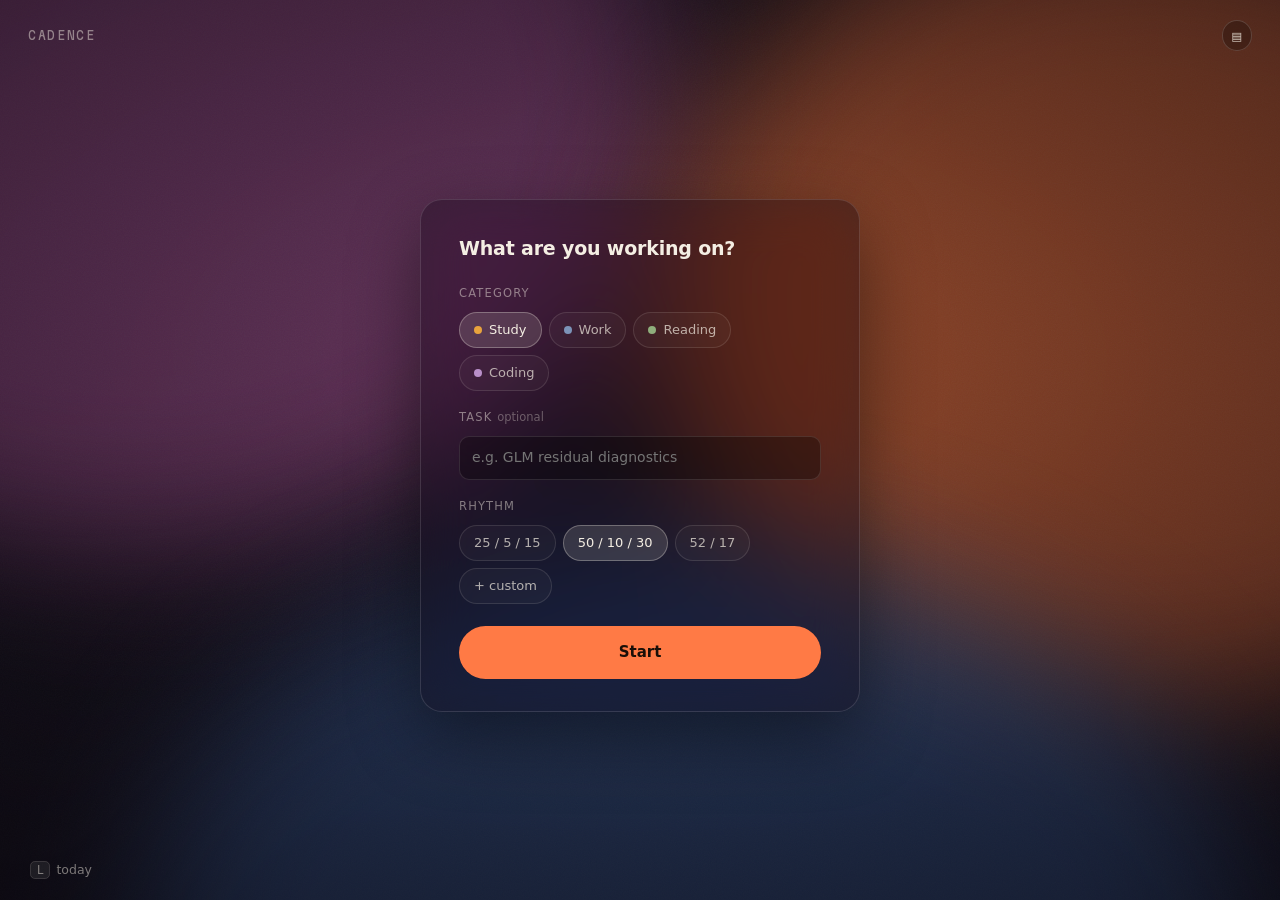
<file: index.html>
<!doctype html>
<html lang="en">
<head>
<meta charset="utf-8">
<meta name="viewport" content="width=device-width, initial-scale=1">
<title>cadence</title>
<meta name="color-scheme" content="dark">
<link rel="stylesheet" href="css/app.css">
<link rel="icon" href="data:image/svg+xml,<svg xmlns='http://www.w3.org/2000/svg' viewBox='0 0 32 32'><circle cx='16' cy='16' r='13' fill='none' stroke='%23FF7A45' stroke-width='3'/></svg>">
</head>
<body>

<!-- Station's wallpaper, static rather than drifting — colour and depth behind the glass
     card, not a second signature motion competing with the clock's own. Three CSS blobs,
     grain texture, and a veil that darkens the middle for legibility. Costs no bytes. -->
<div class="wall" aria-hidden="true">
  <div class="blob b1"></div><div class="blob b2"></div><div class="blob b3"></div>
</div>
<div class="grain" aria-hidden="true"></div>
<div class="veil" aria-hidden="true"></div>

<main class="frame">

  <header class="topbar">
    <button class="chip" id="ctxChip" hidden>
      <span class="dot" id="ctxDot"></span><span id="ctxText"></span>
    </button>
    <span class="brand" id="brand">cadence</span>
    <div class="top-right">
      <div class="segstrip" id="segStrip" hidden></div>
      <button class="chip ghost icon" id="pipBtn" title="Float the clock (visible over other windows)" aria-label="Float the clock" hidden>⧉</button>
      <button class="chip ghost icon" id="logBtn" title="Today (L)" aria-label="Today">▤</button>
    </div>
  </header>

  <section class="center">

    <!-- ============ setup ============ -->
    <div class="card setup" id="setup">
      <h1>What are you working on?</h1>

      <div class="field">
        <label>Category</label>
        <div class="chips" id="catChips"></div>
      </div>

      <div class="field">
        <label for="labelInput">Task <span class="opt">optional</span></label>
        <input type="text" id="labelInput" maxlength="90" autocomplete="off"
               placeholder="e.g. GLM residual diagnostics" list="labelHistory">
        <datalist id="labelHistory"></datalist>
      </div>

      <div class="field">
        <label>Rhythm</label>
        <div class="chips" id="presetChips"></div>
      </div>

      <form class="custom" id="customForm" hidden>
        <div class="nums">
          <label>Focus <input type="number" id="cFocus" min="1" max="180" value="45"></label>
          <label>Break <input type="number" id="cShort" min="1" max="60" value="10"></label>
          <label>Long <input type="number" id="cLong" min="0" max="120" value="0"
                             title="0 for no long break"></label>
          <label>Every <input type="number" id="cEvery" min="2" max="12" value="4"></label>
        </div>
        <p class="note">Long break of 0 means no long break — the 52/17 shape.</p>
        <div class="custom-acts">
          <button type="button" class="btn ghost sm" id="customCancel">Cancel</button>
          <button type="submit" class="btn sm">Save rhythm</button>
        </div>
      </form>

      <button class="btn primary lg" id="startBtn">Start</button>
    </div>

    <!-- ============ running ============ -->
    <div class="card run" id="runCard" hidden>
      <div class="state" id="stateLabel">Focus</div>
      <!-- Split so only the seconds colon blinks — the clock's only motion now that there is
           no separate trace element. See css/app.css's .colon rule. -->
      <div class="clock" id="clock"><span id="clockMM">00</span><span class="colon">:</span><span id="clockSS">00</span></div>
      <div class="timesig">
        <span class="frac" id="timesigFrac"></span>
        <span id="subline"></span>
      </div>
      <div class="acts">
        <button class="btn ghost" id="endBtn">End</button>
        <button class="btn" id="skipBtn" hidden>Skip break</button>
        <button class="btn primary" id="mainBtn">Pause</button>
      </div>
    </div>

  </section>

  <footer class="botbar">
    <div class="hints" id="hints"></div>
    <!-- Reserves Station's bottom-left player spot. Deliberately inert and honest about it —
         no fake "now playing" text — until a real YouTube station is wired up (open question,
         see CLAUDE.md). -->
    <div class="player-chip" id="playerChip" hidden>
      <span class="p-icon" aria-hidden="true">♪</span><span>No station set yet</span>
    </div>
    <div class="desk" id="desk" hidden>
      <b id="deskTotal">0m</b> at desk
      <div id="deskSplit"></div>
    </div>
  </footer>

</main>

<!-- ============ today ============ -->
<div class="overlay" id="logOverlay" hidden>
  <div class="sheet">
    <div class="sheet-head">
      <h2>Today</h2>
      <button class="btn ghost sm" id="closeLog">Close</button>
    </div>

    <div class="totals">
      <div class="big" id="todayTotal">0m</div>
      <div class="split" id="todaySplit">no sessions yet</div>
    </div>

    <div class="cats" id="todayCats"></div>
    <div class="rows" id="todayRows"></div>

    <div class="sheet-foot">
      <div class="sync">
        <button class="btn ghost sm" id="exportBtn">Export</button>
        <button class="btn ghost sm" id="importBtn">Import &amp; merge</button>
        <input type="file" id="importFile" accept="application/json,.json" hidden>
      </div>
      <div class="sync-note" id="syncNote"></div>
    </div>
  </div>
</div>

<div class="toast" id="toast" hidden></div>

<!-- Stays on screen deliberately — a silent freeze with nothing visible is the failure this
     exists to rule out. -->
<div class="fatal" id="fatal" hidden>
  <div class="fatal-box">
    <h2>Something went wrong</h2>
    <p id="fatalMsg"></p>
    <p class="fatal-hint">Your log is on disk and this did not touch it. Reload usually clears
       a one-off glitch. If it keeps happening, resetting clears cadence's local storage —
       export first from Today if you have anything unsaved.</p>
    <div class="fatal-acts">
      <button class="btn ghost sm" id="fatalReset">Reset local data</button>
      <button class="btn sm" id="fatalReload">Reload</button>
    </div>
  </div>
</div>

<script type="module" src="js/main.js"></script>
</body>
</html>
</file>
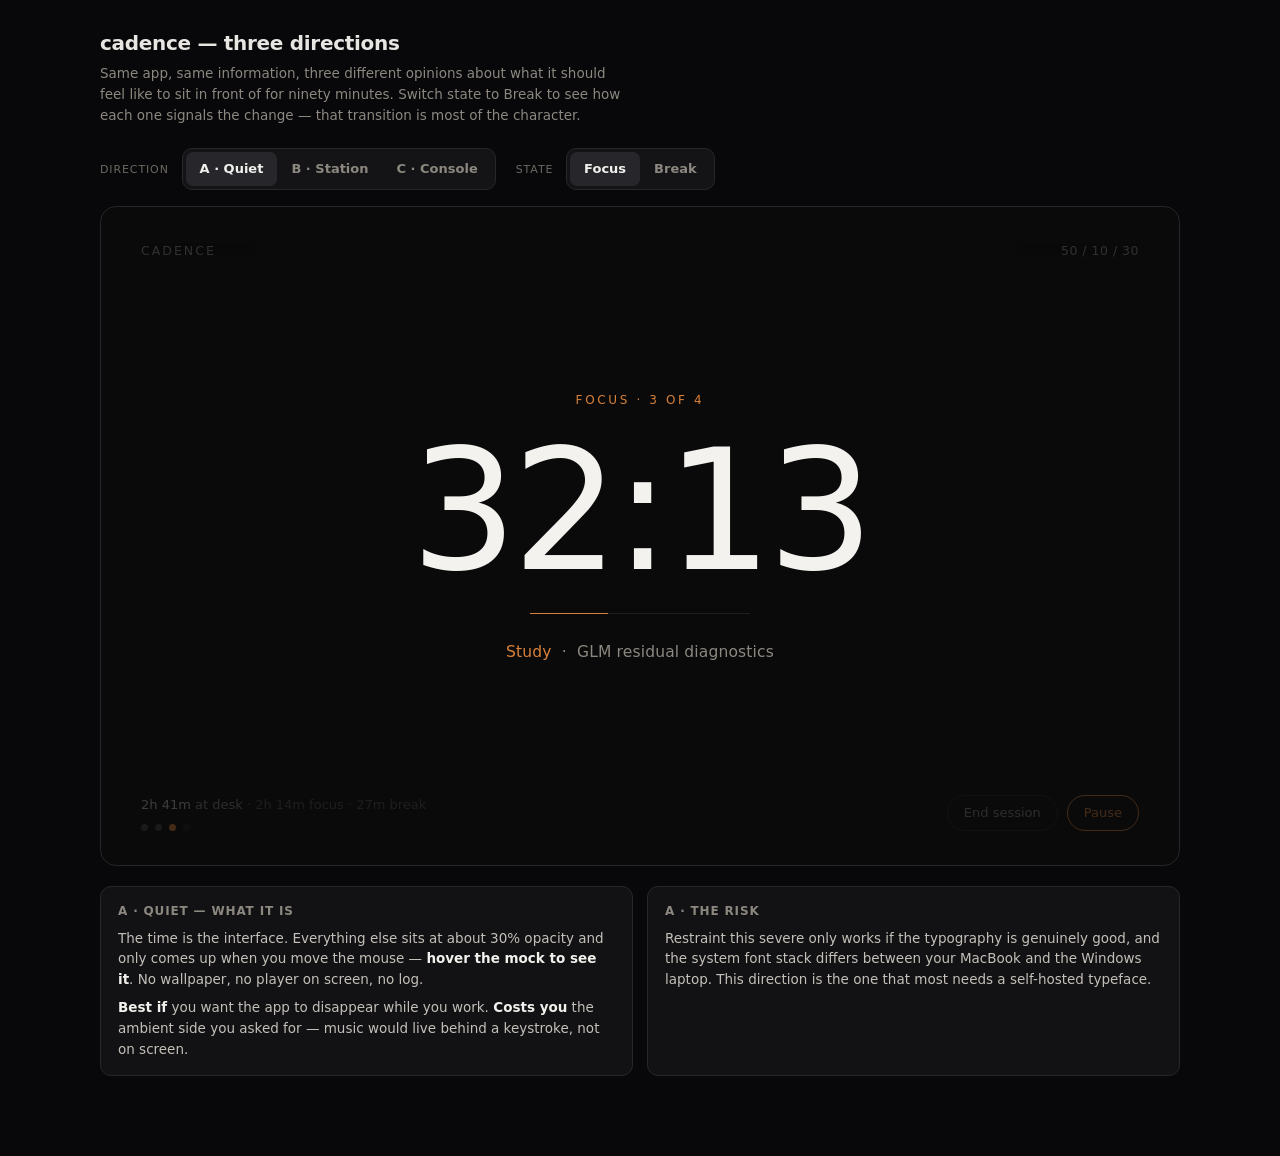
<file: design/index.html>
<!doctype html>
<html lang="en">
<head>
<meta charset="utf-8">
<meta name="viewport" content="width=device-width, initial-scale=1">
<title>cadence — design directions</title>
<style>
/* ============================================================
   Mock chrome — the page around the mock, not part of the app.
   ============================================================ */
:root { color-scheme: dark; }
* { box-sizing: border-box; margin: 0; padding: 0; }
body {
  background: #08080A; color: #E8E6E3; padding: 28px 20px 80px;
  font: 15px/1.55 ui-sans-serif, -apple-system, "Segoe UI", system-ui, sans-serif;
  -webkit-font-smoothing: antialiased;
}
.page { max-width: 1080px; margin: 0 auto; }
.masthead h1 { font-size: 20px; font-weight: 600; letter-spacing: -0.015em; }
.masthead p { color: #8C8880; font-size: 13.5px; margin-top: 4px; max-width: 62ch; }

.controls { display: flex; flex-wrap: wrap; gap: 20px; margin: 22px 0 16px; align-items: center; }
.seg { display: inline-flex; background: #141416; border: 1px solid #26262B; border-radius: 10px; padding: 3px; }
.seg button {
  font: inherit; font-size: 13px; font-weight: 600; color: #8C8880;
  background: none; border: 0; padding: 7px 14px; border-radius: 7px; cursor: pointer;
}
.seg button[aria-pressed="true"] { background: #26262B; color: #F2F0ED; }
.seg-label { font-size: 11px; text-transform: uppercase; letter-spacing: 0.08em; color: #6C6862; margin-right: 8px; }

.screen {
  position: relative; width: 100%; height: 660px; border-radius: 16px;
  overflow: hidden; border: 1px solid #26262B; display: none;
}
.screen.on { display: block; }

.notes { margin-top: 20px; display: grid; grid-template-columns: 1fr 1fr; gap: 14px; }
.note { background: #121214; border: 1px solid #26262B; border-radius: 11px; padding: 15px 17px; display: none; }
.note.on { display: block; }
.note h3 { font-size: 12px; text-transform: uppercase; letter-spacing: 0.07em; color: #8C8880; margin-bottom: 7px; }
.note p { font-size: 13.5px; color: #C4C0B9; }
.note p + p { margin-top: 7px; }
.note b { color: #F2F0ED; font-weight: 600; }
@media (max-width: 820px) { .notes { grid-template-columns: 1fr; } }

/* ============================================================
   Shared app tokens
   ============================================================ */
.clock { font-variant-numeric: tabular-nums; letter-spacing: -0.03em; font-weight: 250; }
.pips { display: flex; gap: 7px; }
.pip { width: 7px; height: 7px; border-radius: 50%; }

/* ============================================================
   A — QUIET
   Type is the entire interface. Everything that is not the time
   recedes to the edge of legibility and comes back on hover.
   ============================================================ */
#dirA { background: #0A0A0B; }
#dirA .frame { position: absolute; inset: 0; display: flex; flex-direction: column;
               padding: 34px 40px; }
#dirA .top { display: flex; justify-content: space-between; align-items: baseline;
             opacity: 0.42; transition: opacity 0.5s; }
#dirA:hover .top { opacity: 1; }
#dirA .brand { font-size: 12.5px; letter-spacing: 0.16em; text-transform: uppercase; color: #6C6862; }
#dirA .preset { font-size: 12.5px; color: #6C6862; letter-spacing: 0.04em; }

#dirA .center { flex: 1; display: flex; flex-direction: column;
                align-items: center; justify-content: center; gap: 26px; }
#dirA .state {
  font-size: 12px; text-transform: uppercase; letter-spacing: 0.22em;
  color: var(--accent); transition: color 0.8s;
}
#dirA .clock { font-size: 168px; line-height: 0.9; color: #F4F2EF; }
#dirA .task { font-size: 15.5px; color: #8C8880; letter-spacing: 0.01em; }
#dirA .task .cat { color: var(--accent); transition: color 0.8s; }

#dirA .rule { width: 220px; height: 1px; background: #1E1E21; position: relative; }
#dirA .rule i { position: absolute; inset: 0 auto 0 0; background: var(--accent);
                width: var(--progress); transition: width 1s linear, background 0.8s; }

#dirA .bottom { display: flex; justify-content: space-between; align-items: flex-end;
                opacity: 0.28; transition: opacity 0.5s; }
#dirA:hover .bottom { opacity: 1; }
#dirA .desk { font-size: 13px; color: #8C8880; }
#dirA .desk b { color: #C4C0B9; font-weight: 500; }
#dirA .desk span { color: #56534E; }
#dirA .acts { display: flex; gap: 9px; }
#dirA .acts button {
  font: inherit; font-size: 13px; background: none; color: #8C8880;
  border: 1px solid #26262B; border-radius: 999px; padding: 7px 16px; cursor: pointer;
}
#dirA .acts button.primary { border-color: var(--accent); color: var(--accent); }
#dirA .pip { background: #1E1E21; }
#dirA .pip.done { background: #46443F; }
#dirA .pip.now  { background: var(--accent); }

/* ============================================================
   B — STATION
   The wallpaper is the app. Content floats above it in glass.
   Closest to what you liked in flocus, minus the clutter.
   ============================================================ */
#dirB { background: #120E18; }
#dirB .wall { position: absolute; inset: -20%; filter: blur(0px); }
#dirB .blob { position: absolute; border-radius: 50%; filter: blur(70px); opacity: 0.75; }
#dirB .b1 { width: 60%; height: 70%; left: -8%;  top: -12%; background: #7A3B6B; animation: drift1 26s ease-in-out infinite alternate; }
#dirB .b2 { width: 55%; height: 65%; right: -6%; top: 6%;   background: #B4542C; animation: drift2 31s ease-in-out infinite alternate; }
#dirB .b3 { width: 62%; height: 62%; left: 22%; bottom: -20%; background: #2E4A7A; animation: drift3 37s ease-in-out infinite alternate; }
@keyframes drift1 { to { transform: translate(9%, 7%) scale(1.12); } }
@keyframes drift2 { to { transform: translate(-8%, 11%) scale(1.08); } }
@keyframes drift3 { to { transform: translate(5%, -9%) scale(1.14); } }
#dirB .grain {
  position: absolute; inset: 0; opacity: 0.16; pointer-events: none;
  background-image: url("data:image/svg+xml;utf8,<svg xmlns='http://www.w3.org/2000/svg' width='120' height='120'><filter id='n'><feTurbulence type='fractalNoise' baseFrequency='0.85' numOctaves='3'/></filter><rect width='120' height='120' filter='url(%23n)' opacity='0.5'/></svg>");
}
#dirB .veil { position: absolute; inset: 0; background: radial-gradient(120% 90% at 50% 40%, transparent 20%, rgba(6,4,10,0.72) 100%); }

#dirB .frame { position: absolute; inset: 0; display: flex; flex-direction: column;
               padding: 26px 30px; }
#dirB .topbar { display: flex; justify-content: space-between; align-items: center; }
#dirB .chip {
  display: inline-flex; align-items: center; gap: 8px;
  background: rgba(255,255,255,0.10); border: 1px solid rgba(255,255,255,0.16);
  backdrop-filter: blur(14px); border-radius: 999px; padding: 7px 14px;
  font-size: 13px; color: #F0EDEA; font-weight: 500;
}
#dirB .chip .dot { width: 8px; height: 8px; border-radius: 50%; background: var(--accent); }
#dirB .chip.ghost { color: #D6D1CB; font-weight: 400; }

#dirB .center { flex: 1; display: flex; align-items: center; justify-content: center; }
#dirB .card {
  background: rgba(20,14,24,0.42); border: 1px solid rgba(255,255,255,0.13);
  backdrop-filter: blur(26px) saturate(140%);
  border-radius: 22px; padding: 40px 56px 34px; text-align: center;
  box-shadow: 0 24px 70px rgba(0,0,0,0.42);
}
#dirB .state { font-size: 11.5px; text-transform: uppercase; letter-spacing: 0.2em;
               color: var(--accent); margin-bottom: 16px; transition: color 0.8s; }
#dirB .clock { font-size: 128px; line-height: 0.92; color: #FBFAF8; font-weight: 300; }
#dirB .task { margin-top: 14px; font-size: 14.5px; color: rgba(255,255,255,0.66); }
#dirB .pips { justify-content: center; margin-top: 22px; }
#dirB .pip { background: rgba(255,255,255,0.20); }
#dirB .pip.done { background: rgba(255,255,255,0.52); }
#dirB .pip.now { background: var(--accent); box-shadow: 0 0 0 4px rgba(255,255,255,0.10); }
#dirB .acts { display: flex; gap: 10px; justify-content: center; margin-top: 26px; }
#dirB .acts button {
  font: inherit; font-size: 13.5px; font-weight: 600; cursor: pointer;
  border-radius: 999px; padding: 11px 24px; border: 1px solid rgba(255,255,255,0.18);
  background: rgba(255,255,255,0.09); color: #F4F1EE; backdrop-filter: blur(10px);
}
#dirB .acts button.primary { background: var(--accent); border-color: transparent; color: #16100C; }

#dirB .botbar { display: flex; justify-content: space-between; align-items: flex-end; }
#dirB .player {
  display: flex; align-items: center; gap: 11px; padding: 9px 15px 9px 9px;
  background: rgba(0,0,0,0.34); border: 1px solid rgba(255,255,255,0.13);
  backdrop-filter: blur(14px); border-radius: 13px;
}
#dirB .thumb { width: 54px; height: 34px; border-radius: 7px;
               background: linear-gradient(135deg,#3A2A4A,#7A3B4B); flex: none; }
#dirB .ptext { font-size: 12.5px; line-height: 1.35; }
#dirB .ptext b { display: block; color: #F0EDEA; font-weight: 500; }
#dirB .ptext span { color: rgba(255,255,255,0.5); }
#dirB .desk { font-size: 13px; color: rgba(255,255,255,0.62); text-align: right; }
#dirB .desk b { color: #FBFAF8; font-weight: 600; font-size: 15px; }
#dirB .desk div { margin-top: 2px; color: rgba(255,255,255,0.42); font-size: 12.5px; }

/* ============================================================
   C — CONSOLE
   An instrument, not an ambience. Carries your trackers' accent.
   The log is visible while you work; the timer is one panel of it.
   ============================================================ */
#dirC { background: #0D0D0F; }
#dirC .frame { position: absolute; inset: 0; display: grid;
               grid-template-columns: 176px 1fr 236px; }
#dirC .rail { border-right: 1px solid #1C1C20; padding: 22px 14px; display: flex; flex-direction: column; gap: 3px; }
#dirC .rail .brand { font-size: 12px; letter-spacing: 0.16em; text-transform: uppercase;
                     color: #56534E; padding: 0 10px; margin-bottom: 16px; }
#dirC .cat {
  display: flex; align-items: center; gap: 9px; padding: 8px 10px;
  border-radius: 8px; font-size: 13.5px; color: #8C8880; cursor: pointer;
}
#dirC .cat .sw { width: 9px; height: 9px; border-radius: 3px; }
#dirC .cat.sel { background: #17171A; color: #F0EDEA; }
#dirC .cat .h { margin-left: auto; font-size: 12px; color: #56534E; font-variant-numeric: tabular-nums; }
#dirC .rail .sep { height: 1px; background: #1C1C20; margin: 12px 6px; }
#dirC .rail .add { font-size: 12.5px; color: #56534E; padding: 6px 10px; cursor: pointer; }

#dirC .main { display: flex; flex-direction: column; align-items: center;
              justify-content: center; gap: 20px; padding: 30px; }
#dirC .state { font-size: 11px; text-transform: uppercase; letter-spacing: 0.19em; color: var(--accent); }
#dirC .clock { font-size: 132px; line-height: 0.9; color: #F4F2EF; font-weight: 300; }
#dirC .task { font-size: 14px; color: #8C8880; }
#dirC .bar { width: 300px; height: 3px; background: #1C1C20; border-radius: 2px; overflow: hidden; }
#dirC .bar i { display: block; height: 100%; background: var(--accent); width: var(--progress); transition: width 1s linear; }
#dirC .acts { display: flex; gap: 8px; margin-top: 4px; }
#dirC .acts button {
  font: inherit; font-size: 13px; font-weight: 600; cursor: pointer; border-radius: 8px;
  padding: 9px 18px; border: 1px solid #2A2A2F; background: #17171A; color: #C4C0B9;
}
#dirC .acts button.primary { background: var(--accent); border-color: transparent; color: #16100C; }
#dirC .pips { justify-content: center; }
#dirC .pip { background: #1C1C20; border-radius: 2px; width: 22px; height: 4px; }
#dirC .pip.done { background: #46443F; }
#dirC .pip.now { background: var(--accent); }

#dirC .log { border-left: 1px solid #1C1C20; padding: 22px 16px; }
#dirC .log h4 { font-size: 11px; text-transform: uppercase; letter-spacing: 0.09em;
                color: #56534E; margin-bottom: 14px; }
#dirC .total { font-size: 27px; font-weight: 600; color: #F4F2EF; font-variant-numeric: tabular-nums;
               letter-spacing: -0.02em; }
#dirC .split { font-size: 12.5px; color: #6C6862; margin-top: 3px; }
#dirC .rows { margin-top: 18px; display: flex; flex-direction: column; gap: 1px; }
#dirC .row { display: flex; align-items: center; gap: 8px; padding: 7px 0;
             border-bottom: 1px solid #16161A; font-size: 12.5px; }
#dirC .row .sw { width: 7px; height: 7px; border-radius: 2px; flex: none; }
#dirC .row .lbl { color: #A8A49D; overflow: hidden; text-overflow: ellipsis; white-space: nowrap; }
#dirC .row .dur { margin-left: auto; color: #6C6862; font-variant-numeric: tabular-nums; }
</style>
</head>
<body>
<div class="page">

  <div class="masthead">
    <h1>cadence — three directions</h1>
    <p>Same app, same information, three different opinions about what it should feel like to sit
       in front of for ninety minutes. Switch state to Break to see how each one signals the
       change — that transition is most of the character.</p>
  </div>

  <div class="controls">
    <div><span class="seg-label">Direction</span>
      <div class="seg" id="segDir">
        <button data-dir="A" aria-pressed="true">A · Quiet</button>
        <button data-dir="B" aria-pressed="false">B · Station</button>
        <button data-dir="C" aria-pressed="false">C · Console</button>
      </div>
    </div>
    <div><span class="seg-label">State</span>
      <div class="seg" id="segState">
        <button data-state="focus" aria-pressed="true">Focus</button>
        <button data-state="break" aria-pressed="false">Break</button>
      </div>
    </div>
  </div>

  <!-- ============ A · QUIET ============ -->
  <section class="screen on" id="dirA">
    <div class="frame">
      <div class="top">
        <div class="brand">cadence</div>
        <div class="preset">50 / 10 / 30</div>
      </div>
      <div class="center">
        <div class="state" data-state-label>Focus · 3 of 4</div>
        <div class="clock" data-clock>32:14</div>
        <div class="rule"><i></i></div>
        <div class="task"><span class="cat">Study</span> &nbsp;·&nbsp; GLM residual diagnostics</div>
      </div>
      <div class="bottom">
        <div class="desk">
          <b data-desk>2h 41m</b> at desk <span>· 2h 14m focus · 27m break</span>
          <div style="margin-top:9px"><span class="pips" data-pips></span></div>
        </div>
        <div class="acts">
          <button>End session</button>
          <button class="primary">Pause</button>
        </div>
      </div>
    </div>
  </section>

  <!-- ============ B · STATION ============ -->
  <section class="screen" id="dirB">
    <div class="wall">
      <div class="blob b1"></div><div class="blob b2"></div><div class="blob b3"></div>
    </div>
    <div class="grain"></div><div class="veil"></div>
    <div class="frame">
      <div class="topbar">
        <div class="chip"><span class="dot"></span> Study &nbsp;·&nbsp; GLM residual diagnostics</div>
        <div class="chip ghost">50 / 10 / 30</div>
      </div>
      <div class="center">
        <div class="card">
          <div class="state" data-state-label>Focus · 3 of 4</div>
          <div class="clock" data-clock>32:14</div>
          <div class="task">until your long break</div>
          <div class="pips" data-pips></div>
          <div class="acts">
            <button>End</button>
            <button class="primary">Pause</button>
          </div>
        </div>
      </div>
      <div class="botbar">
        <div class="player">
          <div class="thumb"></div>
          <div class="ptext"><b>Late night jazz — 3hr mix</b><span>playing · ducks on break</span></div>
        </div>
        <div class="desk">
          <b data-desk>2h 41m</b> at desk
          <div>2h 14m focus · 27m break</div>
        </div>
      </div>
    </div>
  </section>

  <!-- ============ C · CONSOLE ============ -->
  <section class="screen" id="dirC">
    <div class="frame">
      <div class="rail">
        <div class="brand">cadence</div>
        <div class="cat sel"><span class="sw" style="background:#D8813A"></span> Study <span class="h">2h41</span></div>
        <div class="cat"><span class="sw" style="background:#5B8DB8"></span> Work <span class="h">1h10</span></div>
        <div class="cat"><span class="sw" style="background:#7BA05B"></span> Reading <span class="h">—</span></div>
        <div class="cat"><span class="sw" style="background:#A76BB0"></span> Coding <span class="h">50m</span></div>
        <div class="sep"></div>
        <div class="add">+ add category</div>
      </div>
      <div class="main">
        <div class="state" data-state-label>Focus · 3 of 4</div>
        <div class="clock" data-clock>32:14</div>
        <div class="bar"><i></i></div>
        <div class="task">Study · GLM residual diagnostics</div>
        <div class="pips" data-pips></div>
        <div class="acts">
          <button>End session</button>
          <button class="primary">Pause</button>
        </div>
      </div>
      <div class="log">
        <h4>Today</h4>
        <div class="total" data-desk>4h 41m</div>
        <div class="split">3h 52m focus · 49m break</div>
        <div class="rows">
          <div class="row"><span class="sw" style="background:#D8813A"></span>
            <span class="lbl">GLM residual diagnostics</span><span class="dur">2h 41m</span></div>
          <div class="row"><span class="sw" style="background:#A76BB0"></span>
            <span class="lbl">cadence — timer engine</span><span class="dur">50m</span></div>
          <div class="row"><span class="sw" style="background:#5B8DB8"></span>
            <span class="lbl">Q3 reserving pack</span><span class="dur">1h 10m</span></div>
        </div>
      </div>
    </div>
  </section>

  <div class="notes">
    <div class="note on" data-note="A">
      <h3>A · Quiet — what it is</h3>
      <p>The time is the interface. Everything else sits at about 30% opacity and only comes up
         when you move the mouse — <b>hover the mock to see it</b>. No wallpaper, no player on
         screen, no log.</p>
      <p><b>Best if</b> you want the app to disappear while you work. <b>Costs you</b> the
         ambient side you asked for — music would live behind a keystroke, not on screen.</p>
    </div>
    <div class="note on" data-note="A">
      <h3>A · the risk</h3>
      <p>Restraint this severe only works if the typography is genuinely good, and the system
         font stack differs between your MacBook and the Windows laptop. This direction is the
         one that most needs a self-hosted typeface.</p>
    </div>

    <div class="note" data-note="B">
      <h3>B · Station — what it is</h3>
      <p>The wallpaper is the app: a slow animated gradient with film grain, content floating in
         glass above it. The YouTube player is a real element, bottom left, which is what
         YouTube's embed terms require anyway.</p>
      <p><b>Best if</b> you want the flocus feeling — atmosphere, something nice to look at —
         with the clutter removed.</p>
    </div>
    <div class="note" data-note="B">
      <h3>B · the risk</h3>
      <p>Ambience competes with focus. Movement in your peripheral vision for ninety minutes is
         a real cost, so the drift here is deliberately slow — and it should probably stop
         entirely during a focus block and resume on breaks.</p>
      <p>The gradient is generated, so it costs no bytes. Your own wallpapers would be read from
         a local folder.</p>
    </div>

    <div class="note" data-note="C">
      <h3>C · Console — what it is</h3>
      <p>An instrument. Categories down the left with today's hours against each, timer in the
         middle, today's log on the right. Nothing is hidden and nothing moves.</p>
      <p><b>Best if</b> you want to see where the day went while you are still in it — closest
         in spirit to your existing trackers, and it carries their accent colour.</p>
    </div>
    <div class="note" data-note="C">
      <h3>C · the risk</h3>
      <p>It is the least calm of the three, and a visible log invites you to watch the number
         instead of working. It also has the least obvious home for music and wallpaper — they
         would be a mode you switch into rather than the default view.</p>
    </div>
  </div>
</div>

<script>
// The mock runs a real countdown so the numerals can be judged in motion rather than as a
// static screenshot — tabular figures look quite different once the digits start changing.
const FOCUS_LEN = 50 * 60, BREAK_LEN = 10 * 60;
let state = 'focus';
let remaining = 32 * 60 + 14;

const ACCENT = { focus: '#D8813A', break: '#5FA8B8' };

function paint() {
  const total = state === 'focus' ? FOCUS_LEN : BREAK_LEN;
  const mins = Math.floor(remaining / 60), secs = remaining % 60;
  const text = mins + ':' + String(secs).padStart(2, '0');
  const progress = (100 - (remaining / total) * 100).toFixed(2) + '%';

  document.querySelectorAll('.screen').forEach(s => {
    s.style.setProperty('--accent', ACCENT[state]);
    s.style.setProperty('--progress', progress);
  });
  document.querySelectorAll('[data-clock]').forEach(el => el.textContent = text);
  document.querySelectorAll('[data-state-label]').forEach(el =>
    el.textContent = state === 'focus' ? 'Focus · 3 of 4' : 'Short break · then 4 of 4');

  // Four cycles before the long break; third is in progress.
  document.querySelectorAll('[data-pips]').forEach(host => {
    host.className = 'pips';
    host.innerHTML = '';
    for (let i = 0; i < 4; i++) {
      const p = document.createElement('span');
      p.className = 'pip' + (i < 2 ? ' done' : i === 2 ? ' now' : '');
      host.appendChild(p);
    }
  });
}

setInterval(() => { remaining = remaining > 0 ? remaining - 1 : (state === 'focus' ? FOCUS_LEN : BREAK_LEN); paint(); }, 1000);

document.getElementById('segDir').addEventListener('click', e => {
  const b = e.target.closest('button'); if (!b) return;
  document.querySelectorAll('#segDir button').forEach(x =>
    x.setAttribute('aria-pressed', String(x === b)));
  const d = b.dataset.dir;
  document.querySelectorAll('.screen').forEach(s => s.classList.toggle('on', s.id === 'dir' + d));
  document.querySelectorAll('.note').forEach(n => n.classList.toggle('on', n.dataset.note === d));
});

document.getElementById('segState').addEventListener('click', e => {
  const b = e.target.closest('button'); if (!b) return;
  document.querySelectorAll('#segState button').forEach(x =>
    x.setAttribute('aria-pressed', String(x === b)));
  state = b.dataset.state;
  remaining = state === 'focus' ? 32 * 60 + 14 : 7 * 60 + 3;
  paint();
});

paint();
</script>
</body>
</html>
</file>
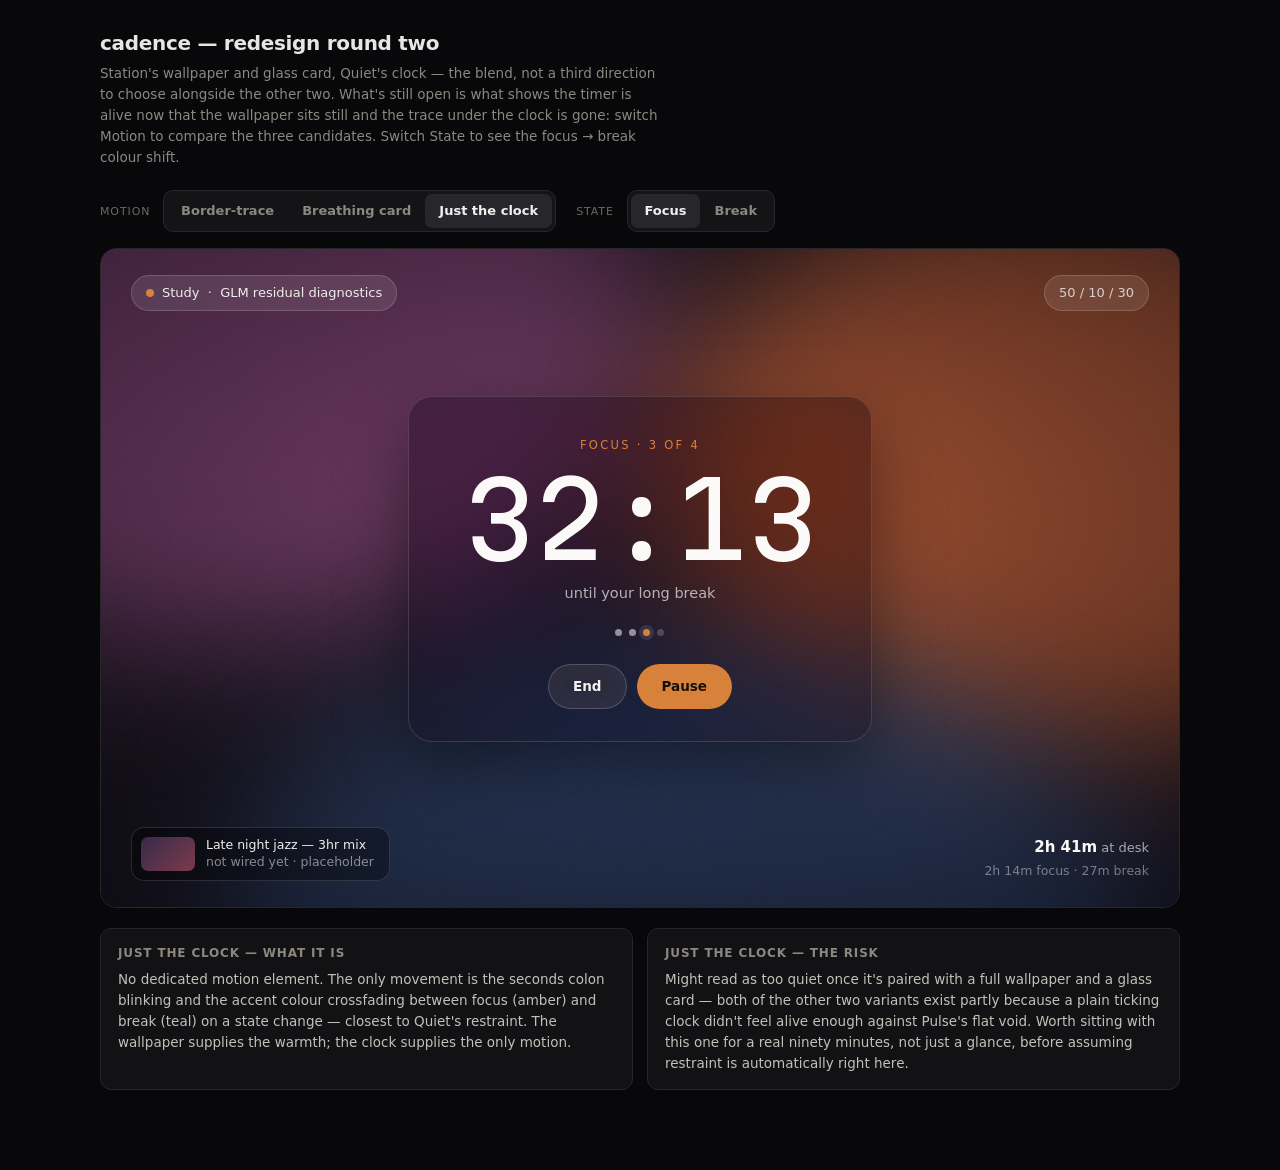
<file: design/round-two.html>
<!doctype html>
<html lang="en">
<head>
<meta charset="utf-8">
<meta name="viewport" content="width=device-width, initial-scale=1">
<title>cadence — redesign round two</title>
<style>
/* ============================================================
   Mock chrome — the page around the mock, not part of the app.
   ============================================================ */
:root { color-scheme: dark; }
* { box-sizing: border-box; margin: 0; padding: 0; }
body {
  background: #08080A; color: #E8E6E3; padding: 28px 20px 80px;
  font: 15px/1.55 ui-sans-serif, -apple-system, "Segoe UI", system-ui, sans-serif;
  -webkit-font-smoothing: antialiased;
}
.page { max-width: 1080px; margin: 0 auto; }
.masthead h1 { font-size: 20px; font-weight: 600; letter-spacing: -0.015em; }
.masthead p { color: #8C8880; font-size: 13.5px; margin-top: 4px; max-width: 66ch; }

.controls { display: flex; flex-wrap: wrap; gap: 20px; margin: 22px 0 16px; align-items: center; }
.seg { display: inline-flex; background: #141416; border: 1px solid #26262B; border-radius: 10px; padding: 3px; }
.seg button {
  font: inherit; font-size: 13px; font-weight: 600; color: #8C8880;
  background: none; border: 0; padding: 7px 14px; border-radius: 7px; cursor: pointer;
}
.seg button[aria-pressed="true"] { background: #26262B; color: #F2F0ED; }
.seg-label { font-size: 11px; text-transform: uppercase; letter-spacing: 0.08em; color: #6C6862; margin-right: 8px; }

.screen {
  position: relative; width: 100%; height: 660px; border-radius: 16px;
  overflow: hidden; border: 1px solid #26262B;
}

.notes { margin-top: 20px; display: grid; grid-template-columns: 1fr 1fr; gap: 14px; }
.note { background: #121214; border: 1px solid #26262B; border-radius: 11px; padding: 15px 17px; display: none; }
.note.on { display: block; }
.note h3 { font-size: 12px; text-transform: uppercase; letter-spacing: 0.07em; color: #8C8880; margin-bottom: 7px; }
.note p { font-size: 13.5px; color: #C4C0B9; }
.note p + p { margin-top: 7px; }
.note b { color: #F2F0ED; font-weight: 600; }
@media (max-width: 820px) { .notes { grid-template-columns: 1fr; } }

/* ============================================================
   Shared app tokens
   ============================================================ */
@font-face {
  font-family: 'Martian Mono';
  src: url('../fonts/MartianMono-Regular.woff2') format('woff2');
  font-weight: 400; font-style: normal; font-display: swap;
}
.mono { font-family: 'Martian Mono', ui-monospace, "SF Mono", Menlo, monospace; }
.pips { display: flex; gap: 7px; }
.pip { width: 7px; height: 7px; border-radius: 50%; background: rgba(255,255,255,0.20); }
.pip.done { background: rgba(255,255,255,0.52); }
.pip.now { background: var(--accent); box-shadow: 0 0 0 4px rgba(255,255,255,0.10); }

/* ============================================================
   THE BLEND — Station's wallpaper + glass card + visible player,
   Quiet's clock scale. Static, not animated: the drift both A's
   and B's own risk notes worried about is gone, not tamed.
   ============================================================ */
#mock { background: #120E18; }

/* Station's ambient wash, minus every @keyframes drift* rule. Same blobs,
   same colours, fixed in place — the warmth without ninety minutes of
   peripheral motion. */
#mock .wall { position: absolute; inset: -20%; }
#mock .blob { position: absolute; border-radius: 50%; filter: blur(70px); opacity: 0.75; }
#mock .b1 { width: 60%; height: 70%; left: -8%;  top: -12%; background: #7A3B6B; }
#mock .b2 { width: 55%; height: 65%; right: -6%; top: 6%;   background: #B4542C; }
#mock .b3 { width: 62%; height: 62%; left: 22%; bottom: -20%; background: #2E4A7A; }
#mock .grain {
  position: absolute; inset: 0; opacity: 0.16; pointer-events: none;
  background-image: url("data:image/svg+xml;utf8,<svg xmlns='http://www.w3.org/2000/svg' width='120' height='120'><filter id='n'><feTurbulence type='fractalNoise' baseFrequency='0.85' numOctaves='3'/></filter><rect width='120' height='120' filter='url(%23n)' opacity='0.5'/></svg>");
}
#mock .veil { position: absolute; inset: 0; background: radial-gradient(120% 90% at 50% 40%, transparent 20%, rgba(6,4,10,0.72) 100%); }

#mock .frame { position: absolute; inset: 0; display: flex; flex-direction: column; padding: 26px 30px; }
#mock .topbar { display: flex; justify-content: space-between; align-items: center; }
#mock .chip {
  display: inline-flex; align-items: center; gap: 8px;
  background: rgba(255,255,255,0.10); border: 1px solid rgba(255,255,255,0.16);
  backdrop-filter: blur(14px); border-radius: 999px; padding: 7px 14px;
  font-size: 13px; color: #F0EDEA; font-weight: 500;
}
#mock .chip .dot { width: 8px; height: 8px; border-radius: 50%; background: var(--accent); }
#mock .chip.ghost { color: #D6D1CB; font-weight: 400; }

#mock .center { flex: 1; display: flex; align-items: center; justify-content: center; }

/* Station's card, held for the ring reveal used by the border-trace variant. */
#mock .card {
  position: relative;
  background: rgba(20,14,24,0.42); border: 1px solid rgba(255,255,255,0.13);
  backdrop-filter: blur(26px) saturate(140%);
  border-radius: 24px; padding: 40px 54px 32px; text-align: center;
  box-shadow: 0 24px 70px rgba(0,0,0,0.42);
  transition: transform 0.15s ease, box-shadow 0.4s ease;
}
#mock .state { font-size: 11.5px; text-transform: uppercase; letter-spacing: 0.2em;
               color: var(--accent); margin-bottom: 16px; transition: color 0.8s; }

/* Owner's call after seeing it live: Quiet's 168px read as too big once it actually sat
   inside a glass card rather than alone on a void. Landed well under Station's own 128px
   instead of just short of Quiet's. */
#mock .clock {
  font-family: 'Martian Mono', ui-monospace, "SF Mono", Menlo, monospace;
  font-weight: 400; font-size: 104px; line-height: 0.92;
  font-variant-numeric: tabular-nums; letter-spacing: -0.02em; color: #FBFAF8;
}
/* The "just the clock" variant's only motion: the colon blinks once a
   second. Scoped so the other two variants keep a steady colon — this
   detail is that variant's whole identity, not a global tic. */
#mock[data-motion="clock"] .colon { animation: blink 1s steps(1) infinite; }
@keyframes blink { 50% { opacity: 0.15; } }

#mock .task { margin-top: 16px; font-size: 14.5px; color: rgba(255,255,255,0.66); }
#mock .pips { justify-content: center; margin-top: 24px; }
#mock .acts { display: flex; gap: 10px; justify-content: center; margin-top: 28px; }
#mock .acts button {
  font: inherit; font-size: 13.5px; font-weight: 600; cursor: pointer;
  border-radius: 999px; padding: 11px 24px; border: 1px solid rgba(255,255,255,0.18);
  background: rgba(255,255,255,0.09); color: #F4F1EE; backdrop-filter: blur(10px);
}
#mock .acts button.primary { background: var(--accent); border-color: transparent; color: #16100C; }

#mock .botbar { display: flex; justify-content: space-between; align-items: flex-end; }
/* Station's player chip, ported as a static placeholder — not wired to a real
   embed. Reserves the home the real app will need once a station is picked. */
#mock .player {
  display: flex; align-items: center; gap: 11px; padding: 9px 15px 9px 9px;
  background: rgba(0,0,0,0.34); border: 1px solid rgba(255,255,255,0.13);
  backdrop-filter: blur(14px); border-radius: 13px;
}
#mock .thumb { width: 54px; height: 34px; border-radius: 7px;
               background: linear-gradient(135deg,#3A2A4A,#7A3B4B); flex: none; }
#mock .ptext { font-size: 12.5px; line-height: 1.35; }
#mock .ptext b { display: block; color: #F0EDEA; font-weight: 500; }
#mock .ptext span { color: rgba(255,255,255,0.5); }
#mock .desk { font-size: 13px; color: rgba(255,255,255,0.62); text-align: right; }
#mock .desk b { color: #FBFAF8; font-weight: 600; font-size: 15px; }
#mock .desk div { margin-top: 2px; color: rgba(255,255,255,0.42); font-size: 12.5px; }

/* ---- motion variant 1: border-trace ---------------------------------- */
/* Pips are the wrong progress indicator once the border itself is one —
   showing both would say the same thing twice. */
#mock[data-motion="border"] .pips { display: none; }
#mock[data-motion="border"] .card::before {
  content: ''; position: absolute; inset: -1px; border-radius: inherit; padding: 2px;
  background: conic-gradient(from calc(var(--progress-deg) - 46deg),
              transparent 0deg, var(--accent) 30deg, transparent 46deg, transparent 360deg);
  -webkit-mask: linear-gradient(#000 0 0) content-box, linear-gradient(#000 0 0);
  -webkit-mask-composite: xor; mask-composite: exclude;
  opacity: 0.95; pointer-events: none; transition: opacity 0.3s;
}

/* ---- motion variant 2: breathing card --------------------------------- */
#mock[data-motion="breathe"] .card {
  animation: breathe 4s ease-in-out infinite;
}
@keyframes breathe {
  0%, 100% { transform: scale(1); box-shadow: 0 24px 70px rgba(0,0,0,0.42); }
  50% { transform: scale(1.012);
        box-shadow: 0 24px 90px color-mix(in srgb, var(--accent) 20%, rgba(0,0,0,0.42)); }
}

@media (prefers-reduced-motion: reduce) {
  #mock .card::before { transition: none; }
  #mock[data-motion="breathe"] .card { animation: none; }
  #mock[data-motion="clock"] .colon { animation: none; }
}
</style>
</head>
<body>
<div class="page">

  <div class="masthead">
    <h1>cadence — redesign round two</h1>
    <p>Station's wallpaper and glass card, Quiet's clock — the blend, not a third direction to
       choose alongside the other two. What's still open is what shows the timer is alive now
       that the wallpaper sits still and the trace under the clock is gone: switch Motion to
       compare the three candidates. Switch State to see the focus → break colour shift.</p>
  </div>

  <div class="controls">
    <div><span class="seg-label">Motion</span>
      <div class="seg" id="segMotion">
        <button data-motion="border" aria-pressed="false">Border-trace</button>
        <button data-motion="breathe" aria-pressed="false">Breathing card</button>
        <button data-motion="clock" aria-pressed="true">Just the clock</button>
      </div>
    </div>
    <div><span class="seg-label">State</span>
      <div class="seg" id="segState">
        <button data-state="focus" aria-pressed="true">Focus</button>
        <button data-state="break" aria-pressed="false">Break</button>
      </div>
    </div>
  </div>

  <section class="screen">
    <div id="mock" data-motion="clock" style="position:absolute; inset:0;">
      <div class="wall">
        <div class="blob b1"></div><div class="blob b2"></div><div class="blob b3"></div>
      </div>
      <div class="grain"></div><div class="veil"></div>
      <div class="frame">
        <div class="topbar">
          <div class="chip"><span class="dot"></span> Study &nbsp;·&nbsp; GLM residual diagnostics</div>
          <div class="chip ghost">50 / 10 / 30</div>
        </div>
        <div class="center">
          <div class="card">
            <div class="state" data-state-label>Focus · 3 of 4</div>
            <div class="clock" data-clock>
              <span data-mm>32</span><span class="colon">:</span><span data-ss>14</span>
            </div>
            <div class="task">until your long break</div>
            <div class="pips" data-pips></div>
            <div class="acts">
              <button>End</button>
              <button class="primary">Pause</button>
            </div>
          </div>
        </div>
        <div class="botbar">
          <div class="player">
            <div class="thumb"></div>
            <div class="ptext"><b>Late night jazz — 3hr mix</b><span>not wired yet · placeholder</span></div>
          </div>
          <div class="desk">
            <b data-desk>2h 41m</b> at desk
            <div>2h 14m focus · 27m break</div>
          </div>
        </div>
      </div>
    </div>
  </section>

  <div class="notes">
    <div class="note" data-note="border">
      <h3>Border-trace — what it is</h3>
      <p>A thin line of light travels once around the card's border over the length of the
         interval — literal analog progress instead of a number or bar. It replaces the pip row
         entirely; the border <b>is</b> the progress.</p>
    </div>
    <div class="note" data-note="border">
      <h3>Border-trace — the risk</h3>
      <p>Needs to read as an arc at both ends of the length range — a 5-minute break and a
         50-minute focus block — not just at the 32-minute mark shown here. The reveal uses a
         Chromium-only masking trick (<code>mask-composite: exclude</code>), consistent with the
         rest of this project's Chromium-only stance.</p>
    </div>

    <div class="note" data-note="breathe">
      <h3>Breathing card — what it is</h3>
      <p>The glass card itself scales and glows on a slow ~4s cycle while running, stopping dead
         the instant you pause — the same freeze rule <code>js/pulse.js</code> used to enforce,
         now applied to the whole card instead of a waveform.</p>
    </div>
    <div class="note" data-note="breathe">
      <h3>Breathing card — the risk</h3>
      <p>A moving card is a bigger visual commitment than a moving line or a blinking colon. If
         it reads as busy rather than calm against a wallpaper that's already warm, it's the
         first of the three to drop.</p>
    </div>

    <div class="note on" data-note="clock">
      <h3>Just the clock — what it is</h3>
      <p>No dedicated motion element. The only movement is the seconds colon blinking and the
         accent colour crossfading between focus (amber) and break (teal) on a state change —
         closest to Quiet's restraint. The wallpaper supplies the warmth; the clock supplies the
         only motion.</p>
    </div>
    <div class="note on" data-note="clock">
      <h3>Just the clock — the risk</h3>
      <p>Might read as too quiet once it's paired with a full wallpaper and a glass card — both
         of the other two variants exist partly because a plain ticking clock didn't feel alive
         enough against Pulse's flat void. Worth sitting with this one for a real ninety minutes,
         not just a glance, before assuming restraint is automatically right here.</p>
    </div>
  </div>
</div>

<script>
// The mock runs a real countdown so the numerals and every motion variant can be judged moving,
// not as a static screenshot.
const FOCUS_LEN = 50 * 60, BREAK_LEN = 10 * 60;
let state = 'focus';
let remaining = 32 * 60 + 14;

const ACCENT = { focus: '#D8813A', break: '#5FA8B8' };
const mock = document.getElementById('mock');
const mmEl = mock.querySelector('[data-mm]');
const ssEl = mock.querySelector('[data-ss]');
const stateLabel = mock.querySelector('[data-state-label]');
const pipsHost = mock.querySelector('[data-pips]');

function paint() {
  const total = state === 'focus' ? FOCUS_LEN : BREAK_LEN;
  const mins = Math.floor(remaining / 60), secs = remaining % 60;
  mmEl.textContent = mins;
  ssEl.textContent = String(secs).padStart(2, '0');

  const fracDone = 1 - remaining / total;
  mock.style.setProperty('--accent', ACCENT[state]);
  mock.style.setProperty('--progress-deg', (fracDone * 360).toFixed(2) + 'deg');

  stateLabel.textContent = state === 'focus' ? 'Focus · 3 of 4' : 'Short break · then 4 of 4';

  // Four cycles before the long break; third is in progress.
  pipsHost.innerHTML = '';
  for (let i = 0; i < 4; i++) {
    const p = document.createElement('span');
    p.className = 'pip' + (i < 2 ? ' done' : i === 2 ? ' now' : '');
    pipsHost.appendChild(p);
  }
}

setInterval(() => { remaining = remaining > 0 ? remaining - 1 : (state === 'focus' ? FOCUS_LEN : BREAK_LEN); paint(); }, 1000);

document.getElementById('segMotion').addEventListener('click', e => {
  const b = e.target.closest('button'); if (!b) return;
  document.querySelectorAll('#segMotion button').forEach(x => x.setAttribute('aria-pressed', String(x === b)));
  const m = b.dataset.motion;
  mock.dataset.motion = m;
  document.querySelectorAll('.note').forEach(n => n.classList.toggle('on', n.dataset.note === m));
});

document.getElementById('segState').addEventListener('click', e => {
  const b = e.target.closest('button'); if (!b) return;
  document.querySelectorAll('#segState button').forEach(x => x.setAttribute('aria-pressed', String(x === b)));
  state = b.dataset.state;
  remaining = state === 'focus' ? 32 * 60 + 14 : 7 * 60 + 3;
  paint();
});

paint();
</script>
</body>
</html>
</file>
<file: css/app.css>
/* cadence. The wallpaper is the app, the clock is the only motion — Station's glass card and
   ambient colour, Quiet's restraint about what moves. Chosen after living with an earlier
   pass, "Pulse" (a flat void plus a heartbeat trace under the clock, js/pulse.js), which
   turned out too far from what the wallpaper-and-card mock had already gotten right. See
   CLAUDE.md's "Picture-in-picture" and design/round-two.html for how this round was decided. */

@font-face {
  font-family: 'Martian Mono';
  src: url('../fonts/MartianMono-Regular.woff2') format('woff2');
  font-weight: 400;
  font-style: normal;
  font-display: swap;
}

:root {
  /* --accent is the one token JS owns — it swings pulse/rest as the phase changes. Everything
     else is fixed. It colours the clock's state label and the card/button accents; the
     wallpaper's own colours are fixed and do not follow it — see .wall below. */
  --accent: #FF7A45;
  --void: #120E18;
  --paper: #F4EEE3;
  --ink: var(--paper);
  --ink-2: rgba(244, 238, 227, 0.7);
  --ink-3: rgba(244, 238, 227, 0.48);
  /* Still used inside the glass card/overlay — form fields, list dividers — where a hairline
     against frosted glass reads fine. The topbar/botbar's own hairlines are gone; those sit
     directly on the wallpaper now, not on a flat void. */
  --hairline: rgba(244, 238, 227, 0.12);
  /* Chip/button glass — small frosted pills floating directly on the wallpaper. */
  --glass: rgba(255, 255, 255, 0.10);
  --glass-line: rgba(255, 255, 255, 0.16);
  --glass-fill: rgba(255, 255, 255, 0.09);
  /* Card glass — the one big panel (setup or running), a stronger frost than a chip's. */
  --card-bg: rgba(20, 14, 24, 0.42);
  --card-line: rgba(255, 255, 255, 0.13);
  --radius: 22px;
  --mono: 'Martian Mono', ui-monospace, "SF Mono", Menlo, monospace;
  color-scheme: dark;
}

* { box-sizing: border-box; margin: 0; padding: 0; }

/* The browser's own [hidden] { display: none } rule and an author rule that sets `display`
   on the same element are the same specificity — whichever loads later wins the tie, and an
   author stylesheet always loads after the UA one. Any class below that sets `display` on an
   element also toggled via the `hidden` property must repeat that fact here, or `hidden` is
   silently a no-op on it. */
.chip[hidden], .overlay[hidden], .fatal[hidden], .segstrip[hidden], .player-chip[hidden] { display: none; }

html, body { height: 100%; }

body {
  background: var(--void);
  color: var(--ink);
  font: 15px/1.55 ui-sans-serif, -apple-system, "Segoe UI", system-ui, sans-serif;
  -webkit-font-smoothing: antialiased;
  overflow: hidden;
}

/* ---------------------------------------------------------------- surface */

/* Station's wallpaper, static rather than drifting. Fixed positions and fixed colours — no
   @keyframes here at all, deliberately: an earlier pass tried pausing the drift during focus
   and only allowing it on a break, but the owner's call after seeing it live was that ninety
   minutes of any peripheral motion was a cost the wallpaper didn't need to charge. The clock's
   blinking colon is the only thing that still moves. */
.wall { position: fixed; inset: -20%; z-index: 0; pointer-events: none; }
.blob { position: absolute; border-radius: 50%; filter: blur(70px); opacity: 0.68; }
.b1 { width: 60%; height: 70%; left: -8%;  top: -12%;   background: #7A3B6B; }
.b2 { width: 55%; height: 65%; right: -6%; top: 6%;     background: #B4542C; }
.b3 { width: 62%; height: 62%; left: 22%;  bottom: -20%; background: #2E4A7A; }

/* Grain: cheap texture, the difference between "dark" and "digital-flat dark". */
.grain {
  position: fixed; inset: 0; z-index: 1; opacity: 0.09; pointer-events: none;
  background-image: url("data:image/svg+xml;utf8,<svg xmlns='http://www.w3.org/2000/svg' width='120' height='120'><filter id='n'><feTurbulence type='fractalNoise' baseFrequency='0.85' numOctaves='3'/></filter><rect width='120' height='120' filter='url(%23n)' opacity='0.5'/></svg>");
}

/* Darkens the middle of the wallpaper so text and the glass card stay legible over it without
   needing the blobs themselves to be duller. */
.veil {
  position: fixed; inset: 0; z-index: 1; pointer-events: none;
  background: radial-gradient(120% 90% at 50% 40%, transparent 20%, rgba(6, 4, 10, 0.72) 100%);
}

/* ---------------------------------------------------------------- layout */

.frame {
  position: relative; z-index: 2;
  height: 100%; display: flex; flex-direction: column;
}

/* No hairline rules here on purpose — the wallpaper needs something to float glass chips on,
   which a dividing line doesn't give it. Chips carry their own frosted edge instead. */
.topbar, .botbar {
  display: flex; align-items: center; gap: 12px;
  padding: 20px 28px;
}
.botbar { justify-content: space-between; align-items: flex-end; }

.brand {
  font-family: var(--mono); font-size: 12px; letter-spacing: 0.14em; text-transform: uppercase;
  color: var(--ink-3);
}
.top-right { margin-left: auto; display: flex; align-items: center; gap: 14px; }

.center { flex: 1; display: flex; align-items: center; justify-content: center; padding: 24px 20px; min-height: 0; }

.hints { font-size: 12.5px; color: var(--ink-3); }
.hints kbd {
  font: inherit; font-size: 11.5px; background: rgba(244, 238, 227, 0.08);
  border: 1px solid var(--hairline); border-radius: 5px; padding: 1px 6px;
  margin: 0 2px;
}
.desk { text-align: right; font-size: 13px; color: var(--ink-2); }
.desk b { font-family: var(--mono); font-size: 15px; font-weight: 400; color: var(--ink); }
.desk div { margin-top: 2px; font-size: 12.5px; color: var(--ink-3); }

/* ---------------------------------------------------------------- chip (topbar controls) */

/* Station's floating glass pill — the wallpaper is what gives these something to frost. */
.chip {
  display: inline-flex; align-items: center; gap: 8px;
  background: var(--glass); border: 1px solid var(--glass-line);
  backdrop-filter: blur(14px);
  border-radius: 999px; padding: 7px 14px;
  font: inherit; font-size: 13px; font-weight: 500; color: var(--ink);
  cursor: pointer; max-width: 46vw; overflow: hidden; white-space: nowrap; text-overflow: ellipsis;
}
.chip.ghost {
  font-family: var(--mono); font-size: 11.5px; letter-spacing: 0.04em; color: var(--ink-2);
  background: rgba(0, 0, 0, 0.24); font-weight: 400;
}
.chip.icon { padding: 7px 9px; font-size: 15px; line-height: 1; }
.chip:hover { background: rgba(255, 255, 255, 0.16); }
.chip .dot { width: 7px; height: 7px; border-radius: 50%; background: var(--accent); flex: none; }

/* The live reading of which interval type is running — 25 · 5 · 15, whichever is current lit
   up. Different information from the time-signature under the clock: this says what KIND of
   interval you're in, that says which cycle NUMBER you're on. */
.segstrip {
  display: inline-flex; gap: 2px;
  background: var(--glass); border: 1px solid var(--glass-line);
  backdrop-filter: blur(14px);
  border-radius: 999px; padding: 3px;
}
.segstrip .seg {
  font-family: var(--mono); font-size: 11px; letter-spacing: 0.02em; color: var(--ink-3);
  padding: 5px 10px; border-radius: 999px; transition: background 0.4s ease, color 0.4s ease;
}
.segstrip .seg.active { background: var(--accent); color: #1A0F08; }

/* The one big frosted panel — setup and running screens both use it (class="card ..."). A
   stronger frost than a chip's: saturate lifts the wallpaper's colour as it shows through. */
.card {
  background: var(--card-bg);
  border: 1px solid var(--card-line);
  backdrop-filter: blur(26px) saturate(140%);
  border-radius: var(--radius);
  box-shadow: 0 24px 70px rgba(0, 0, 0, 0.42);
}

.btn {
  font: inherit; font-size: 13.5px; font-weight: 600; cursor: pointer;
  border-radius: 999px; padding: 11px 24px;
  border: 1px solid var(--glass-line);
  background: var(--glass-fill); color: var(--paper);
  backdrop-filter: blur(10px);
  transition: background 0.15s, transform 0.06s, border-color 0.15s;
}
.btn:hover { background: rgba(255, 255, 255, 0.16); border-color: rgba(255, 255, 255, 0.26); }
.btn:active { transform: translateY(1px); }
.btn.primary { background: var(--accent); border-color: transparent; color: #1A0F08; }
.btn.primary:hover { filter: brightness(1.08); }
.btn.ghost { background: transparent; color: var(--ink-2); backdrop-filter: none; }
.btn.ghost:hover { background: rgba(255, 255, 255, 0.08); color: var(--ink); }
.btn.sm { font-size: 12.5px; padding: 7px 15px; }
.btn.lg { width: 100%; padding: 14px 24px; font-size: 15px; margin-top: 4px; }
.btn:disabled { opacity: 0.4; cursor: default; }

/* ---------------------------------------------------------------- setup */

.setup { width: min(440px, 92vw); padding: 34px 38px 32px; }
.setup h1 { font-size: 19px; font-weight: 600; letter-spacing: -0.01em; margin-bottom: 22px; }

.field { margin-bottom: 18px; }
.field label {
  display: block; font-size: 11.5px; text-transform: uppercase; letter-spacing: 0.1em;
  color: var(--ink-3); margin-bottom: 9px;
}
.field .opt { text-transform: none; letter-spacing: 0; opacity: 0.7; }

.chips { display: flex; flex-wrap: wrap; gap: 7px; }
.chips button {
  font: inherit; font-size: 13px; cursor: pointer;
  border-radius: 999px; padding: 7px 14px;
  border: 1px solid var(--hairline);
  background: rgba(244, 238, 227, 0.03); color: var(--ink-2);
  display: inline-flex; align-items: center; gap: 7px;
}
.chips button .sw { width: 8px; height: 8px; border-radius: 50%; }
.chips button:hover { background: rgba(244, 238, 227, 0.08); color: var(--ink); }
.chips button[aria-pressed="true"] {
  background: rgba(244, 238, 227, 0.14); color: var(--ink);
  border-color: rgba(244, 238, 227, 0.30);
}

input[type="text"], input[type="number"] {
  font: inherit; font-size: 14px; width: 100%;
  background: rgba(0, 0, 0, 0.3); color: var(--ink);
  border: 1px solid var(--hairline); border-radius: 10px;
  padding: 10px 12px;
}
input:focus { outline: none; border-color: var(--accent); }

.custom { margin: -6px 0 18px; padding: 14px; border-radius: 13px;
          background: rgba(0, 0, 0, 0.24); border: 1px solid var(--hairline); }
.custom .nums { display: grid; grid-template-columns: repeat(4, 1fr); gap: 8px; }
.custom .nums label {
  font-size: 10.5px; text-transform: uppercase; letter-spacing: 0.07em; color: var(--ink-3);
}
.custom .nums input { margin-top: 5px; padding: 7px 8px; font-size: 13.5px; text-align: center; }
.custom .note { font-size: 12px; color: var(--ink-3); margin-top: 9px; }
.custom-acts { display: flex; gap: 7px; justify-content: flex-end; margin-top: 11px; }

/* ---------------------------------------------------------------- running */

/* The frosted card (see .card above) now holds the running screen too — it's the wallpaper
   Station argued for, not the flat void Pulse sat on. */
.run { text-align: center; width: min(480px, 92vw); padding: 38px 48px 32px; }
.state {
  font-size: 12.5px; font-weight: 600; text-transform: uppercase; letter-spacing: 0.18em;
  color: var(--accent); margin-bottom: 18px; transition: color 0.8s;
}
/* Landed smaller than an earlier pass tried (112px) once it actually sat inside a card rather
   than alone on a void — see design/round-two.html for the comparison that settled this. */
.clock {
  font-family: var(--mono); font-weight: 400;
  font-size: clamp(52px, 8.5vw, 96px); line-height: 0.92;
  font-variant-numeric: tabular-nums; letter-spacing: -0.01em; color: var(--ink);
}
body.paused .clock { opacity: 0.42; }
/* The clock's only motion: no separate trace or wallpaper drift, just this. Frozen (not
   blinking) while paused, same freeze rule the old pulse trace used to enforce. */
.clock .colon { animation: clockBlink 1s steps(1) infinite; }
body.paused .clock .colon { animation: none; }
@keyframes clockBlink { 50% { opacity: 0.2; } }
@media (prefers-reduced-motion: reduce) { .clock .colon { animation: none; } }

.timesig {
  margin-top: 18px; font-size: 14.5px; color: var(--ink-2);
  display: flex; align-items: baseline; justify-content: center; gap: 9px;
}
.timesig .frac { font-family: var(--mono); font-size: 15px; color: var(--ink); }

.acts { display: flex; gap: 10px; justify-content: center; margin-top: 28px; }

/* Station's bottom-left player spot, reserved but inert — see the comment in index.html. */
.player-chip {
  display: inline-flex; align-items: center; gap: 9px;
  padding: 8px 14px 8px 11px;
  background: rgba(0, 0, 0, 0.26); border: 1px solid var(--glass-line);
  backdrop-filter: blur(14px); border-radius: 999px;
  font-size: 12.5px; color: var(--ink-3);
}
.player-chip .p-icon { font-size: 13px; opacity: 0.8; }

/* ---------------------------------------------------------------- today */

.overlay {
  position: fixed; inset: 0; z-index: 10;
  background: rgba(6, 4, 8, 0.6); backdrop-filter: blur(8px);
  display: flex; align-items: flex-start; justify-content: center; padding: 6vh 20px;
}
.sheet {
  width: min(560px, 100%); max-height: 88vh; overflow: auto;
  background: rgba(16, 12, 16, 0.92); border: 1px solid var(--glass-line);
  backdrop-filter: blur(26px) saturate(140%);
  border-radius: var(--radius); padding: 24px 26px 20px;
  box-shadow: 0 30px 90px rgba(0, 0, 0, 0.5);
}
.sheet-head { display: flex; align-items: center; justify-content: space-between; margin-bottom: 18px; }
.sheet-head h2 { font-size: 15px; font-weight: 600; letter-spacing: 0.02em; }

.totals { margin-bottom: 20px; }
.totals .big { font-family: var(--mono); font-size: 30px; font-weight: 400; letter-spacing: -0.01em; }
.totals .split { font-size: 13px; color: var(--ink-3); margin-top: 4px; }

.cats { display: flex; flex-direction: column; gap: 7px; margin-bottom: 20px; }
.cat-row { display: flex; align-items: center; gap: 9px; font-size: 13px; }
.cat-row .sw { width: 9px; height: 9px; border-radius: 3px; flex: none; }
.cat-row .nm { color: var(--ink-2); }
.cat-row .track { flex: 1; height: 4px; border-radius: 2px; background: rgba(244, 238, 227, 0.08); overflow: hidden; }
.cat-row .track i { display: block; height: 100%; border-radius: 2px; }
.cat-row .hr { font-family: var(--mono); color: var(--ink-2); min-width: 50px; text-align: right; }

.rows { display: flex; flex-direction: column; }
.row {
  display: flex; align-items: center; gap: 10px; padding: 9px 0;
  border-bottom: 1px solid var(--hairline); font-size: 13px;
}
.row .sw { width: 7px; height: 7px; border-radius: 2px; flex: none; }
.row .lbl { color: var(--ink-2); overflow: hidden; text-overflow: ellipsis; white-space: nowrap; }
.row .meta { color: var(--ink-3); font-size: 12px; margin-left: auto; white-space: nowrap; }
.row .dur { font-family: var(--mono); color: var(--ink); min-width: 58px; text-align: right; }
.empty { font-size: 13px; color: var(--ink-3); padding: 6px 0 14px; }

.sheet-foot {
  display: flex; align-items: center; justify-content: space-between; gap: 14px;
  margin-top: 18px; padding-top: 16px; border-top: 1px solid var(--hairline);
}
.sync { display: flex; gap: 7px; }
.sync-note { font-size: 12px; color: var(--ink-3); text-align: right; }

/* ---------------------------------------------------------------- toast */

.toast {
  position: fixed; z-index: 20; left: 50%; bottom: 34px; transform: translateX(-50%);
  background: rgba(16, 12, 16, 0.94); border: 1px solid var(--glass-line);
  backdrop-filter: blur(16px); border-radius: 12px; padding: 11px 18px;
  font-size: 13.5px; color: var(--ink); box-shadow: 0 16px 44px rgba(0, 0, 0, 0.45);
  max-width: min(520px, 90vw);
}

/* ---------------------------------------------------------------- fatal */

.fatal {
  position: fixed; inset: 0; z-index: 30;
  background: rgba(8, 5, 5, 0.75); backdrop-filter: blur(10px);
  display: flex; align-items: center; justify-content: center; padding: 20px;
}
.fatal-box {
  width: min(440px, 100%);
  background: rgba(26, 14, 14, 0.94); border: 1px solid rgba(255, 130, 110, 0.28);
  border-radius: 18px; padding: 24px 26px; box-shadow: 0 30px 90px rgba(0, 0, 0, 0.5);
}
.fatal-box h2 { font-size: 16px; font-weight: 600; color: #FFD8CE; }
.fatal-box p { font-size: 13.5px; color: rgba(244, 238, 227, 0.72); margin-top: 10px; line-height: 1.5; }
.fatal-box #fatalMsg {
  font-family: var(--mono); font-size: 12.5px;
  background: rgba(0, 0, 0, 0.3); border-radius: 8px; padding: 9px 11px; color: #FFB8A8;
}
.fatal-hint { color: rgba(244, 238, 227, 0.5) !important; }
.fatal-acts { display: flex; gap: 8px; justify-content: flex-end; margin-top: 16px; }
</file>
